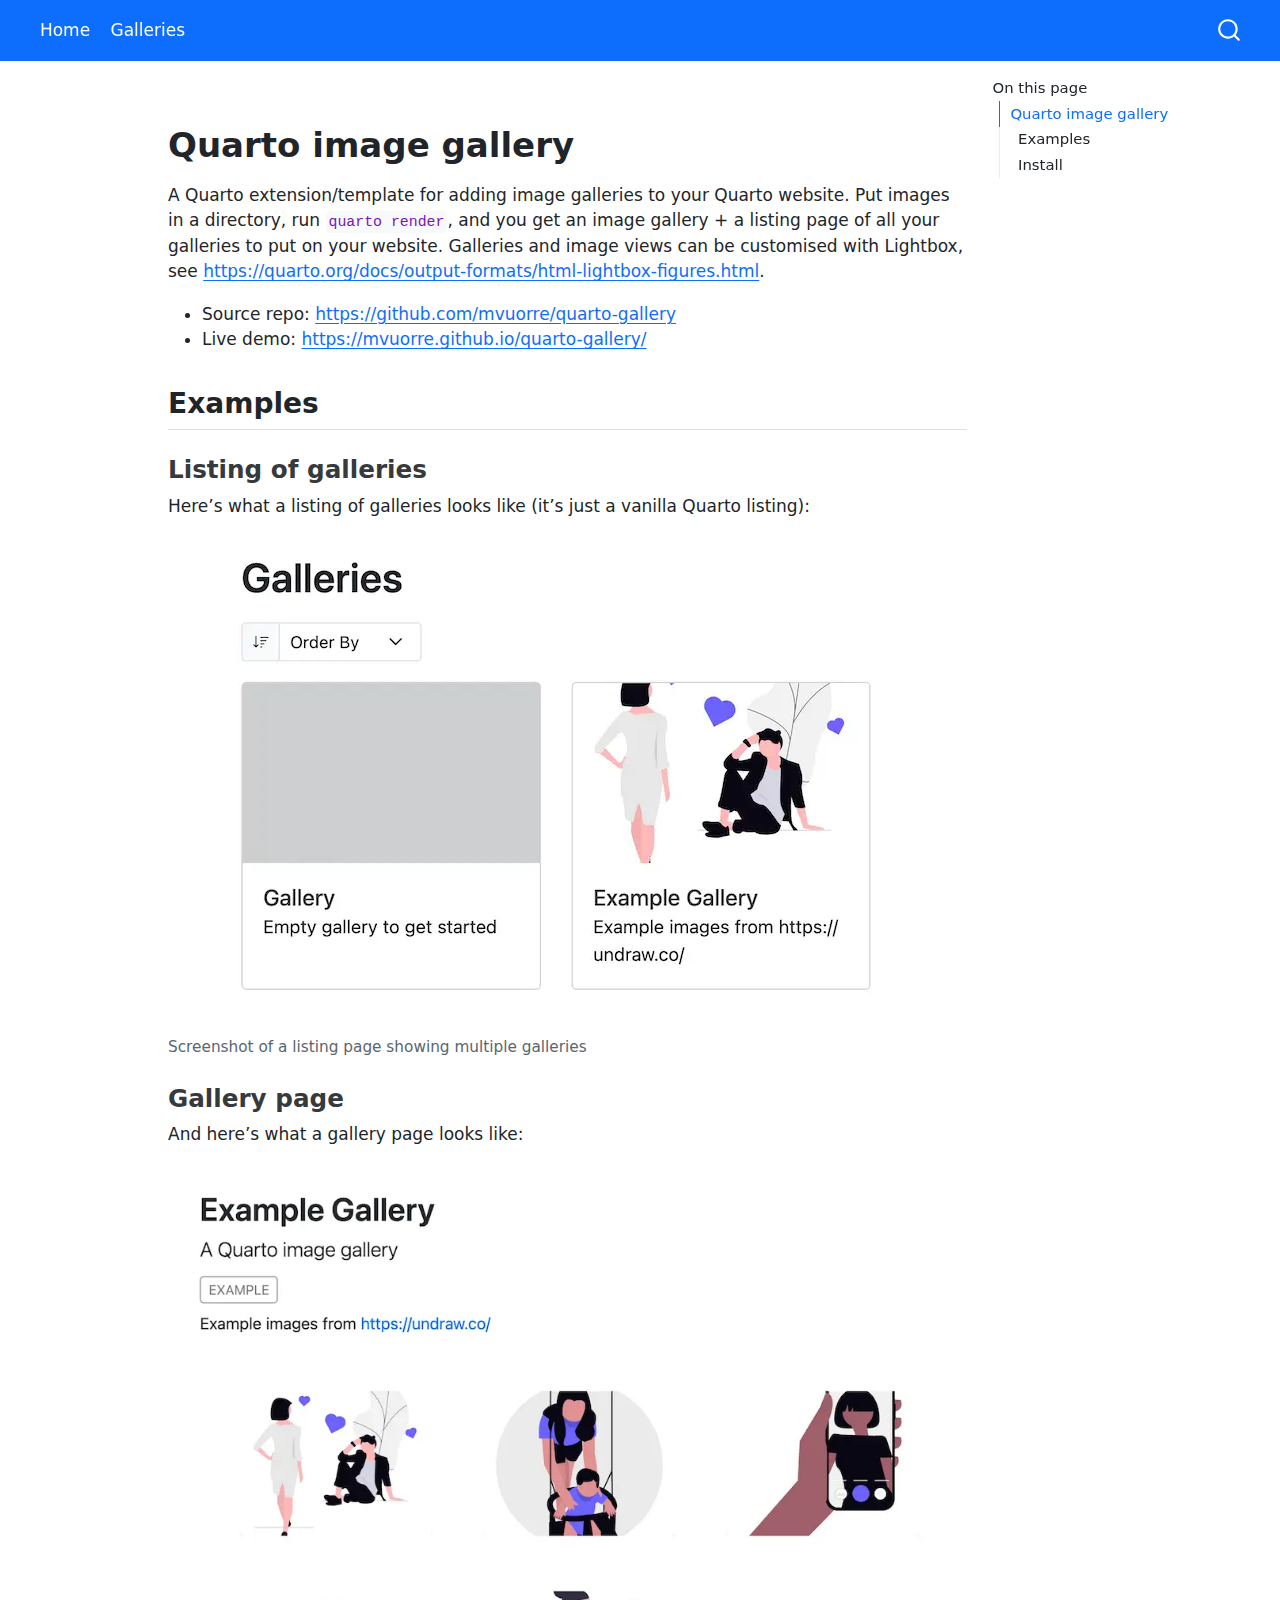
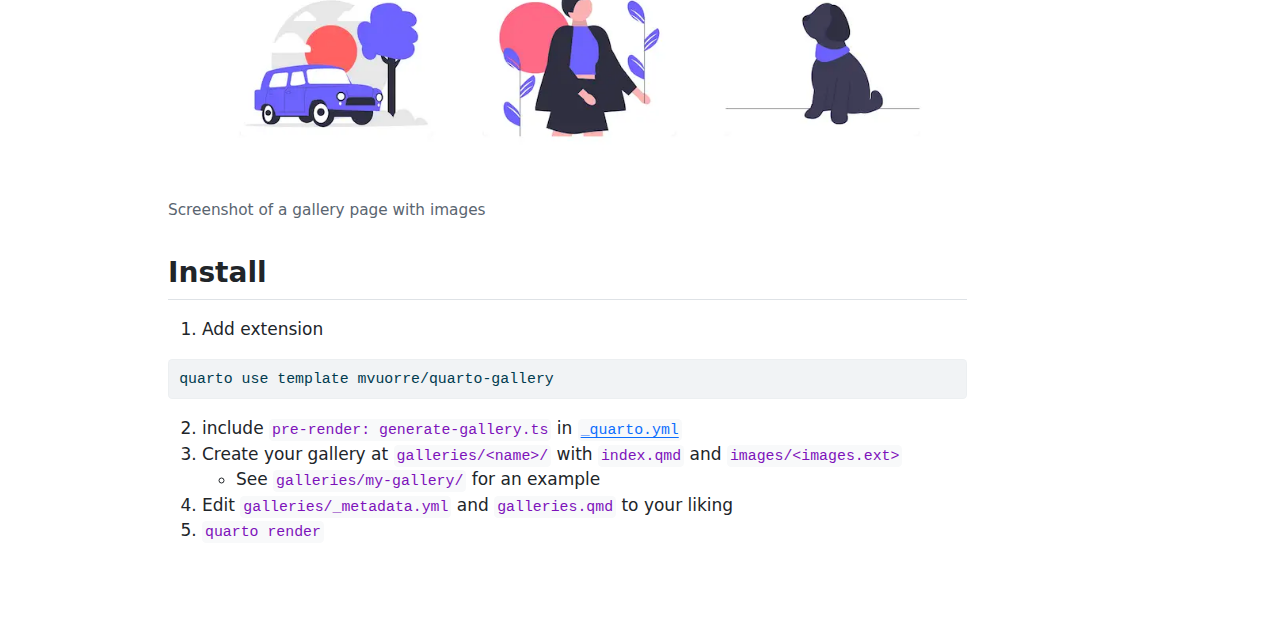
<file: index.html>
<!DOCTYPE html>
<html xmlns="http://www.w3.org/1999/xhtml" lang="en" xml:lang="en"><head>

<meta charset="utf-8">
<meta name="generator" content="quarto-1.6.40">

<meta name="viewport" content="width=device-width, initial-scale=1.0, user-scalable=yes">


<title>index</title>
<style>
code{white-space: pre-wrap;}
span.smallcaps{font-variant: small-caps;}
div.columns{display: flex; gap: min(4vw, 1.5em);}
div.column{flex: auto; overflow-x: auto;}
div.hanging-indent{margin-left: 1.5em; text-indent: -1.5em;}
ul.task-list{list-style: none;}
ul.task-list li input[type="checkbox"] {
  width: 0.8em;
  margin: 0 0.8em 0.2em -1em; /* quarto-specific, see https://github.com/quarto-dev/quarto-cli/issues/4556 */ 
  vertical-align: middle;
}
/* CSS for syntax highlighting */
pre > code.sourceCode { white-space: pre; position: relative; }
pre > code.sourceCode > span { line-height: 1.25; }
pre > code.sourceCode > span:empty { height: 1.2em; }
.sourceCode { overflow: visible; }
code.sourceCode > span { color: inherit; text-decoration: inherit; }
div.sourceCode { margin: 1em 0; }
pre.sourceCode { margin: 0; }
@media screen {
div.sourceCode { overflow: auto; }
}
@media print {
pre > code.sourceCode { white-space: pre-wrap; }
pre > code.sourceCode > span { display: inline-block; text-indent: -5em; padding-left: 5em; }
}
pre.numberSource code
  { counter-reset: source-line 0; }
pre.numberSource code > span
  { position: relative; left: -4em; counter-increment: source-line; }
pre.numberSource code > span > a:first-child::before
  { content: counter(source-line);
    position: relative; left: -1em; text-align: right; vertical-align: baseline;
    border: none; display: inline-block;
    -webkit-touch-callout: none; -webkit-user-select: none;
    -khtml-user-select: none; -moz-user-select: none;
    -ms-user-select: none; user-select: none;
    padding: 0 4px; width: 4em;
  }
pre.numberSource { margin-left: 3em;  padding-left: 4px; }
div.sourceCode
  {   }
@media screen {
pre > code.sourceCode > span > a:first-child::before { text-decoration: underline; }
}
</style>


<script src="site_libs/quarto-nav/quarto-nav.js"></script>
<script src="site_libs/quarto-nav/headroom.min.js"></script>
<script src="site_libs/clipboard/clipboard.min.js"></script>
<script src="site_libs/quarto-search/autocomplete.umd.js"></script>
<script src="site_libs/quarto-search/fuse.min.js"></script>
<script src="site_libs/quarto-search/quarto-search.js"></script>
<meta name="quarto:offset" content="./">
<script src="site_libs/quarto-html/quarto.js"></script>
<script src="site_libs/quarto-html/popper.min.js"></script>
<script src="site_libs/quarto-html/tippy.umd.min.js"></script>
<script src="site_libs/quarto-html/anchor.min.js"></script>
<link href="site_libs/quarto-html/tippy.css" rel="stylesheet">
<link href="site_libs/quarto-html/quarto-syntax-highlighting-549806ee2085284f45b00abea8c6df48.css" rel="stylesheet" id="quarto-text-highlighting-styles">
<script src="site_libs/bootstrap/bootstrap.min.js"></script>
<link href="site_libs/bootstrap/bootstrap-icons.css" rel="stylesheet">
<link href="site_libs/bootstrap/bootstrap-0cb5735cee7cc8ae56ecf7c7052d4876.min.css" rel="stylesheet" append-hash="true" id="quarto-bootstrap" data-mode="light">
<script id="quarto-search-options" type="application/json">{
  "location": "navbar",
  "copy-button": false,
  "collapse-after": 3,
  "panel-placement": "end",
  "type": "overlay",
  "limit": 50,
  "keyboard-shortcut": [
    "f",
    "/",
    "s"
  ],
  "show-item-context": false,
  "language": {
    "search-no-results-text": "No results",
    "search-matching-documents-text": "matching documents",
    "search-copy-link-title": "Copy link to search",
    "search-hide-matches-text": "Hide additional matches",
    "search-more-match-text": "more match in this document",
    "search-more-matches-text": "more matches in this document",
    "search-clear-button-title": "Clear",
    "search-text-placeholder": "",
    "search-detached-cancel-button-title": "Cancel",
    "search-submit-button-title": "Submit",
    "search-label": "Search"
  }
}</script>


</head>

<body class="nav-fixed">

<div id="quarto-search-results"></div>
  <header id="quarto-header" class="headroom fixed-top">
    <nav class="navbar navbar-expand-lg " data-bs-theme="dark">
      <div class="navbar-container container-fluid">
            <div id="quarto-search" class="" title="Search"></div>
          <button class="navbar-toggler" type="button" data-bs-toggle="collapse" data-bs-target="#navbarCollapse" aria-controls="navbarCollapse" role="menu" aria-expanded="false" aria-label="Toggle navigation" onclick="if (window.quartoToggleHeadroom) { window.quartoToggleHeadroom(); }">
  <span class="navbar-toggler-icon"></span>
</button>
          <div class="collapse navbar-collapse" id="navbarCollapse">
            <ul class="navbar-nav navbar-nav-scroll me-auto">
  <li class="nav-item">
    <a class="nav-link active" href="./index.html" aria-current="page"> 
<span class="menu-text">Home</span></a>
  </li>  
  <li class="nav-item">
    <a class="nav-link" href="./galleries.html"> 
<span class="menu-text">Galleries</span></a>
  </li>  
</ul>
          </div> <!-- /navcollapse -->
            <div class="quarto-navbar-tools">
</div>
      </div> <!-- /container-fluid -->
    </nav>
</header>
<!-- content -->
<div id="quarto-content" class="quarto-container page-columns page-rows-contents page-layout-article page-navbar">
<!-- sidebar -->
<!-- margin-sidebar -->
    <div id="quarto-margin-sidebar" class="sidebar margin-sidebar">
        <nav id="TOC" role="doc-toc" class="toc-active">
    <h2 id="toc-title">On this page</h2>
   
  <ul>
  <li><a href="#quarto-image-gallery" id="toc-quarto-image-gallery" class="nav-link active" data-scroll-target="#quarto-image-gallery">Quarto image gallery</a>
  <ul class="collapse">
  <li><a href="#examples" id="toc-examples" class="nav-link" data-scroll-target="#examples">Examples</a>
  <ul class="collapse">
  <li><a href="#listing-of-galleries" id="toc-listing-of-galleries" class="nav-link" data-scroll-target="#listing-of-galleries">Listing of galleries</a></li>
  <li><a href="#gallery-page" id="toc-gallery-page" class="nav-link" data-scroll-target="#gallery-page">Gallery page</a></li>
  </ul></li>
  <li><a href="#install" id="toc-install" class="nav-link" data-scroll-target="#install">Install</a></li>
  </ul></li>
  </ul>
</nav>
    </div>
<!-- main -->
<main class="content" id="quarto-document-content"><header id="title-block-header" class="quarto-title-block"></header>




<section id="quarto-image-gallery" class="level1">
<h1>Quarto image gallery</h1>
<p>A Quarto extension/template for adding image galleries to your Quarto website. Put images in a directory, run <code>quarto render</code>, and you get an image gallery + a listing page of all your galleries to put on your website. Galleries and image views can be customised with Lightbox, see <a href="https://quarto.org/docs/output-formats/html-lightbox-figures.html" class="uri">https://quarto.org/docs/output-formats/html-lightbox-figures.html</a>.</p>
<ul>
<li>Source repo: <a href="https://github.com/mvuorre/quarto-gallery" class="uri">https://github.com/mvuorre/quarto-gallery</a></li>
<li>Live demo: <a href="https://mvuorre.github.io/quarto-gallery/" class="uri">https://mvuorre.github.io/quarto-gallery/</a></li>
</ul>
<section id="examples" class="level2">
<h2 class="anchored" data-anchor-id="examples">Examples</h2>
<section id="listing-of-galleries" class="level3">
<h3 class="anchored" data-anchor-id="listing-of-galleries">Listing of galleries</h3>
<p>Here’s what a listing of galleries looks like (it’s just a vanilla Quarto listing):</p>
<div class="quarto-figure quarto-figure-center">
<figure class="figure">
<p><img src="examples/listing.webp" class="img-fluid figure-img"></p>
<figcaption>Screenshot of a listing page showing multiple galleries</figcaption>
</figure>
</div>
</section>
<section id="gallery-page" class="level3">
<h3 class="anchored" data-anchor-id="gallery-page">Gallery page</h3>
<p>And here’s what a gallery page looks like:</p>
<div class="quarto-figure quarto-figure-center">
<figure class="figure">
<p><img src="examples/page.webp" class="img-fluid figure-img"></p>
<figcaption>Screenshot of a gallery page with images</figcaption>
</figure>
</div>
</section>
</section>
<section id="install" class="level2">
<h2 class="anchored" data-anchor-id="install">Install</h2>
<ol type="1">
<li>Add extension</li>
</ol>
<div class="sourceCode" id="cb1"><pre class="sourceCode bash code-with-copy"><code class="sourceCode bash"><span id="cb1-1"><a href="#cb1-1" aria-hidden="true" tabindex="-1"></a><span class="ex">quarto</span> use template mvuorre/quarto-gallery</span></code><button title="Copy to Clipboard" class="code-copy-button"><i class="bi"></i></button></pre></div>
<ol start="2" type="1">
<li>include <code>pre-render: generate-gallery.ts</code> in <a href="_quarto.yml"><code>_quarto.yml</code></a></li>
<li>Create your gallery at <code>galleries/&lt;name&gt;/</code> with <code>index.qmd</code> and <code>images/&lt;images.ext&gt;</code>
<ul>
<li>See <code>galleries/my-gallery/</code> for an example</li>
</ul></li>
<li>Edit <code>galleries/_metadata.yml</code> and <code>galleries.qmd</code> to your liking</li>
<li><code>quarto render</code></li>
</ol>


</section>
</section>

</main> <!-- /main -->
<script id="quarto-html-after-body" type="application/javascript">
window.document.addEventListener("DOMContentLoaded", function (event) {
  const toggleBodyColorMode = (bsSheetEl) => {
    const mode = bsSheetEl.getAttribute("data-mode");
    const bodyEl = window.document.querySelector("body");
    if (mode === "dark") {
      bodyEl.classList.add("quarto-dark");
      bodyEl.classList.remove("quarto-light");
    } else {
      bodyEl.classList.add("quarto-light");
      bodyEl.classList.remove("quarto-dark");
    }
  }
  const toggleBodyColorPrimary = () => {
    const bsSheetEl = window.document.querySelector("link#quarto-bootstrap");
    if (bsSheetEl) {
      toggleBodyColorMode(bsSheetEl);
    }
  }
  toggleBodyColorPrimary();  
  const icon = "";
  const anchorJS = new window.AnchorJS();
  anchorJS.options = {
    placement: 'right',
    icon: icon
  };
  anchorJS.add('.anchored');
  const isCodeAnnotation = (el) => {
    for (const clz of el.classList) {
      if (clz.startsWith('code-annotation-')) {                     
        return true;
      }
    }
    return false;
  }
  const onCopySuccess = function(e) {
    // button target
    const button = e.trigger;
    // don't keep focus
    button.blur();
    // flash "checked"
    button.classList.add('code-copy-button-checked');
    var currentTitle = button.getAttribute("title");
    button.setAttribute("title", "Copied!");
    let tooltip;
    if (window.bootstrap) {
      button.setAttribute("data-bs-toggle", "tooltip");
      button.setAttribute("data-bs-placement", "left");
      button.setAttribute("data-bs-title", "Copied!");
      tooltip = new bootstrap.Tooltip(button, 
        { trigger: "manual", 
          customClass: "code-copy-button-tooltip",
          offset: [0, -8]});
      tooltip.show();    
    }
    setTimeout(function() {
      if (tooltip) {
        tooltip.hide();
        button.removeAttribute("data-bs-title");
        button.removeAttribute("data-bs-toggle");
        button.removeAttribute("data-bs-placement");
      }
      button.setAttribute("title", currentTitle);
      button.classList.remove('code-copy-button-checked');
    }, 1000);
    // clear code selection
    e.clearSelection();
  }
  const getTextToCopy = function(trigger) {
      const codeEl = trigger.previousElementSibling.cloneNode(true);
      for (const childEl of codeEl.children) {
        if (isCodeAnnotation(childEl)) {
          childEl.remove();
        }
      }
      return codeEl.innerText;
  }
  const clipboard = new window.ClipboardJS('.code-copy-button:not([data-in-quarto-modal])', {
    text: getTextToCopy
  });
  clipboard.on('success', onCopySuccess);
  if (window.document.getElementById('quarto-embedded-source-code-modal')) {
    const clipboardModal = new window.ClipboardJS('.code-copy-button[data-in-quarto-modal]', {
      text: getTextToCopy,
      container: window.document.getElementById('quarto-embedded-source-code-modal')
    });
    clipboardModal.on('success', onCopySuccess);
  }
    var localhostRegex = new RegExp(/^(?:http|https):\/\/localhost\:?[0-9]*\//);
    var mailtoRegex = new RegExp(/^mailto:/);
      var filterRegex = new RegExp("https:\/\/mvuorre\.github\.io\/quarto-gallery\/");
    var isInternal = (href) => {
        return filterRegex.test(href) || localhostRegex.test(href) || mailtoRegex.test(href);
    }
    // Inspect non-navigation links and adorn them if external
 	var links = window.document.querySelectorAll('a[href]:not(.nav-link):not(.navbar-brand):not(.toc-action):not(.sidebar-link):not(.sidebar-item-toggle):not(.pagination-link):not(.no-external):not([aria-hidden]):not(.dropdown-item):not(.quarto-navigation-tool):not(.about-link)');
    for (var i=0; i<links.length; i++) {
      const link = links[i];
      if (!isInternal(link.href)) {
        // undo the damage that might have been done by quarto-nav.js in the case of
        // links that we want to consider external
        if (link.dataset.originalHref !== undefined) {
          link.href = link.dataset.originalHref;
        }
      }
    }
  function tippyHover(el, contentFn, onTriggerFn, onUntriggerFn) {
    const config = {
      allowHTML: true,
      maxWidth: 500,
      delay: 100,
      arrow: false,
      appendTo: function(el) {
          return el.parentElement;
      },
      interactive: true,
      interactiveBorder: 10,
      theme: 'quarto',
      placement: 'bottom-start',
    };
    if (contentFn) {
      config.content = contentFn;
    }
    if (onTriggerFn) {
      config.onTrigger = onTriggerFn;
    }
    if (onUntriggerFn) {
      config.onUntrigger = onUntriggerFn;
    }
    window.tippy(el, config); 
  }
  const noterefs = window.document.querySelectorAll('a[role="doc-noteref"]');
  for (var i=0; i<noterefs.length; i++) {
    const ref = noterefs[i];
    tippyHover(ref, function() {
      // use id or data attribute instead here
      let href = ref.getAttribute('data-footnote-href') || ref.getAttribute('href');
      try { href = new URL(href).hash; } catch {}
      const id = href.replace(/^#\/?/, "");
      const note = window.document.getElementById(id);
      if (note) {
        return note.innerHTML;
      } else {
        return "";
      }
    });
  }
  const xrefs = window.document.querySelectorAll('a.quarto-xref');
  const processXRef = (id, note) => {
    // Strip column container classes
    const stripColumnClz = (el) => {
      el.classList.remove("page-full", "page-columns");
      if (el.children) {
        for (const child of el.children) {
          stripColumnClz(child);
        }
      }
    }
    stripColumnClz(note)
    if (id === null || id.startsWith('sec-')) {
      // Special case sections, only their first couple elements
      const container = document.createElement("div");
      if (note.children && note.children.length > 2) {
        container.appendChild(note.children[0].cloneNode(true));
        for (let i = 1; i < note.children.length; i++) {
          const child = note.children[i];
          if (child.tagName === "P" && child.innerText === "") {
            continue;
          } else {
            container.appendChild(child.cloneNode(true));
            break;
          }
        }
        if (window.Quarto?.typesetMath) {
          window.Quarto.typesetMath(container);
        }
        return container.innerHTML
      } else {
        if (window.Quarto?.typesetMath) {
          window.Quarto.typesetMath(note);
        }
        return note.innerHTML;
      }
    } else {
      // Remove any anchor links if they are present
      const anchorLink = note.querySelector('a.anchorjs-link');
      if (anchorLink) {
        anchorLink.remove();
      }
      if (window.Quarto?.typesetMath) {
        window.Quarto.typesetMath(note);
      }
      if (note.classList.contains("callout")) {
        return note.outerHTML;
      } else {
        return note.innerHTML;
      }
    }
  }
  for (var i=0; i<xrefs.length; i++) {
    const xref = xrefs[i];
    tippyHover(xref, undefined, function(instance) {
      instance.disable();
      let url = xref.getAttribute('href');
      let hash = undefined; 
      if (url.startsWith('#')) {
        hash = url;
      } else {
        try { hash = new URL(url).hash; } catch {}
      }
      if (hash) {
        const id = hash.replace(/^#\/?/, "");
        const note = window.document.getElementById(id);
        if (note !== null) {
          try {
            const html = processXRef(id, note.cloneNode(true));
            instance.setContent(html);
          } finally {
            instance.enable();
            instance.show();
          }
        } else {
          // See if we can fetch this
          fetch(url.split('#')[0])
          .then(res => res.text())
          .then(html => {
            const parser = new DOMParser();
            const htmlDoc = parser.parseFromString(html, "text/html");
            const note = htmlDoc.getElementById(id);
            if (note !== null) {
              const html = processXRef(id, note);
              instance.setContent(html);
            } 
          }).finally(() => {
            instance.enable();
            instance.show();
          });
        }
      } else {
        // See if we can fetch a full url (with no hash to target)
        // This is a special case and we should probably do some content thinning / targeting
        fetch(url)
        .then(res => res.text())
        .then(html => {
          const parser = new DOMParser();
          const htmlDoc = parser.parseFromString(html, "text/html");
          const note = htmlDoc.querySelector('main.content');
          if (note !== null) {
            // This should only happen for chapter cross references
            // (since there is no id in the URL)
            // remove the first header
            if (note.children.length > 0 && note.children[0].tagName === "HEADER") {
              note.children[0].remove();
            }
            const html = processXRef(null, note);
            instance.setContent(html);
          } 
        }).finally(() => {
          instance.enable();
          instance.show();
        });
      }
    }, function(instance) {
    });
  }
      let selectedAnnoteEl;
      const selectorForAnnotation = ( cell, annotation) => {
        let cellAttr = 'data-code-cell="' + cell + '"';
        let lineAttr = 'data-code-annotation="' +  annotation + '"';
        const selector = 'span[' + cellAttr + '][' + lineAttr + ']';
        return selector;
      }
      const selectCodeLines = (annoteEl) => {
        const doc = window.document;
        const targetCell = annoteEl.getAttribute("data-target-cell");
        const targetAnnotation = annoteEl.getAttribute("data-target-annotation");
        const annoteSpan = window.document.querySelector(selectorForAnnotation(targetCell, targetAnnotation));
        const lines = annoteSpan.getAttribute("data-code-lines").split(",");
        const lineIds = lines.map((line) => {
          return targetCell + "-" + line;
        })
        let top = null;
        let height = null;
        let parent = null;
        if (lineIds.length > 0) {
            //compute the position of the single el (top and bottom and make a div)
            const el = window.document.getElementById(lineIds[0]);
            top = el.offsetTop;
            height = el.offsetHeight;
            parent = el.parentElement.parentElement;
          if (lineIds.length > 1) {
            const lastEl = window.document.getElementById(lineIds[lineIds.length - 1]);
            const bottom = lastEl.offsetTop + lastEl.offsetHeight;
            height = bottom - top;
          }
          if (top !== null && height !== null && parent !== null) {
            // cook up a div (if necessary) and position it 
            let div = window.document.getElementById("code-annotation-line-highlight");
            if (div === null) {
              div = window.document.createElement("div");
              div.setAttribute("id", "code-annotation-line-highlight");
              div.style.position = 'absolute';
              parent.appendChild(div);
            }
            div.style.top = top - 2 + "px";
            div.style.height = height + 4 + "px";
            div.style.left = 0;
            let gutterDiv = window.document.getElementById("code-annotation-line-highlight-gutter");
            if (gutterDiv === null) {
              gutterDiv = window.document.createElement("div");
              gutterDiv.setAttribute("id", "code-annotation-line-highlight-gutter");
              gutterDiv.style.position = 'absolute';
              const codeCell = window.document.getElementById(targetCell);
              const gutter = codeCell.querySelector('.code-annotation-gutter');
              gutter.appendChild(gutterDiv);
            }
            gutterDiv.style.top = top - 2 + "px";
            gutterDiv.style.height = height + 4 + "px";
          }
          selectedAnnoteEl = annoteEl;
        }
      };
      const unselectCodeLines = () => {
        const elementsIds = ["code-annotation-line-highlight", "code-annotation-line-highlight-gutter"];
        elementsIds.forEach((elId) => {
          const div = window.document.getElementById(elId);
          if (div) {
            div.remove();
          }
        });
        selectedAnnoteEl = undefined;
      };
        // Handle positioning of the toggle
    window.addEventListener(
      "resize",
      throttle(() => {
        elRect = undefined;
        if (selectedAnnoteEl) {
          selectCodeLines(selectedAnnoteEl);
        }
      }, 10)
    );
    function throttle(fn, ms) {
    let throttle = false;
    let timer;
      return (...args) => {
        if(!throttle) { // first call gets through
            fn.apply(this, args);
            throttle = true;
        } else { // all the others get throttled
            if(timer) clearTimeout(timer); // cancel #2
            timer = setTimeout(() => {
              fn.apply(this, args);
              timer = throttle = false;
            }, ms);
        }
      };
    }
      // Attach click handler to the DT
      const annoteDls = window.document.querySelectorAll('dt[data-target-cell]');
      for (const annoteDlNode of annoteDls) {
        annoteDlNode.addEventListener('click', (event) => {
          const clickedEl = event.target;
          if (clickedEl !== selectedAnnoteEl) {
            unselectCodeLines();
            const activeEl = window.document.querySelector('dt[data-target-cell].code-annotation-active');
            if (activeEl) {
              activeEl.classList.remove('code-annotation-active');
            }
            selectCodeLines(clickedEl);
            clickedEl.classList.add('code-annotation-active');
          } else {
            // Unselect the line
            unselectCodeLines();
            clickedEl.classList.remove('code-annotation-active');
          }
        });
      }
  const findCites = (el) => {
    const parentEl = el.parentElement;
    if (parentEl) {
      const cites = parentEl.dataset.cites;
      if (cites) {
        return {
          el,
          cites: cites.split(' ')
        };
      } else {
        return findCites(el.parentElement)
      }
    } else {
      return undefined;
    }
  };
  var bibliorefs = window.document.querySelectorAll('a[role="doc-biblioref"]');
  for (var i=0; i<bibliorefs.length; i++) {
    const ref = bibliorefs[i];
    const citeInfo = findCites(ref);
    if (citeInfo) {
      tippyHover(citeInfo.el, function() {
        var popup = window.document.createElement('div');
        citeInfo.cites.forEach(function(cite) {
          var citeDiv = window.document.createElement('div');
          citeDiv.classList.add('hanging-indent');
          citeDiv.classList.add('csl-entry');
          var biblioDiv = window.document.getElementById('ref-' + cite);
          if (biblioDiv) {
            citeDiv.innerHTML = biblioDiv.innerHTML;
          }
          popup.appendChild(citeDiv);
        });
        return popup.innerHTML;
      });
    }
  }
});
</script>
</div> <!-- /content -->




</body></html>
</file>
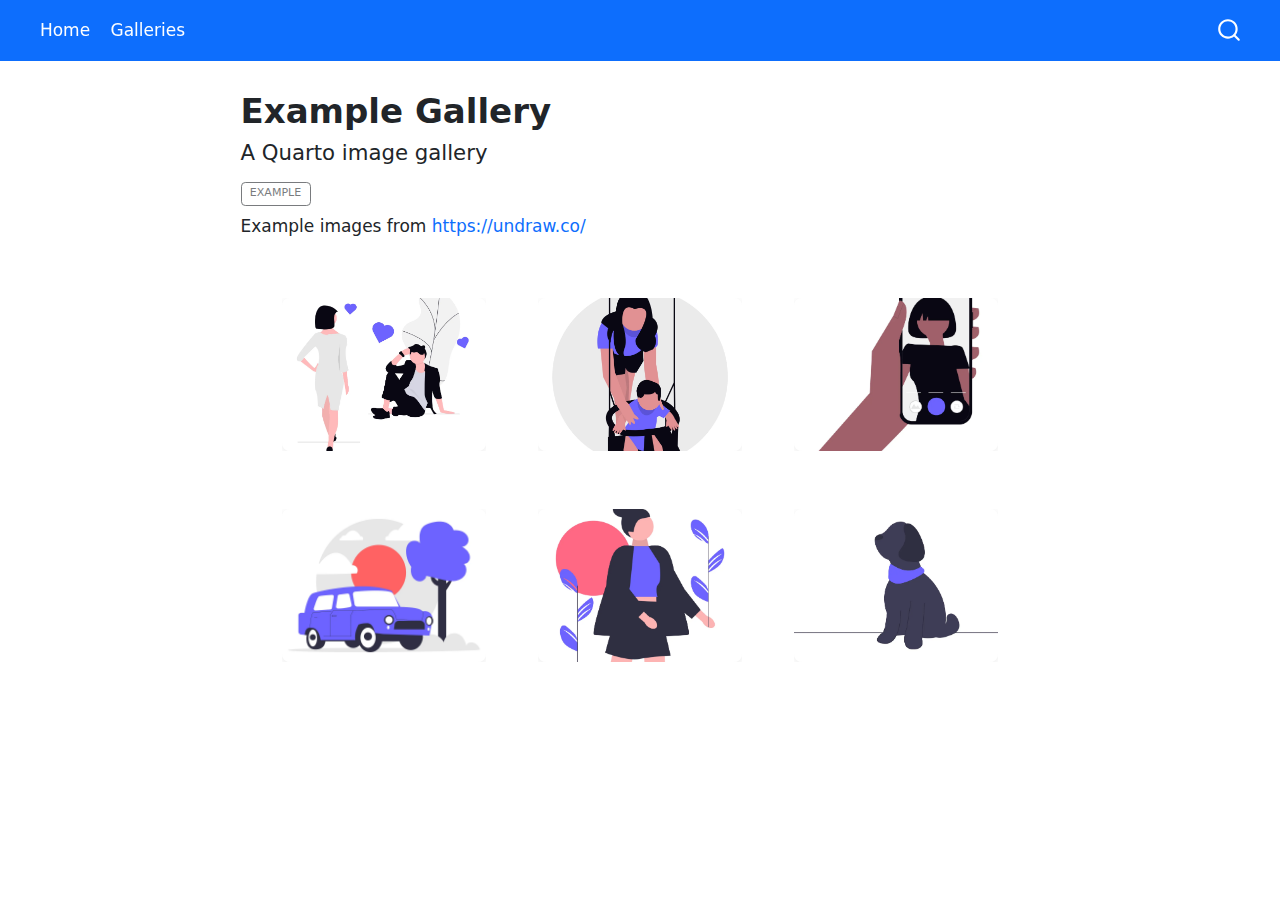
<file: galleries/example/index.html>
<!DOCTYPE html>
<html xmlns="http://www.w3.org/1999/xhtml" lang="en" xml:lang="en"><head>

<meta charset="utf-8">
<meta name="generator" content="quarto-1.6.40">

<meta name="viewport" content="width=device-width, initial-scale=1.0, user-scalable=yes">

<meta name="description" content="Example images from https://undraw.co/">

<title>Example Gallery</title>
<style>
code{white-space: pre-wrap;}
span.smallcaps{font-variant: small-caps;}
div.columns{display: flex; gap: min(4vw, 1.5em);}
div.column{flex: auto; overflow-x: auto;}
div.hanging-indent{margin-left: 1.5em; text-indent: -1.5em;}
ul.task-list{list-style: none;}
ul.task-list li input[type="checkbox"] {
  width: 0.8em;
  margin: 0 0.8em 0.2em -1em; /* quarto-specific, see https://github.com/quarto-dev/quarto-cli/issues/4556 */ 
  vertical-align: middle;
}
</style>


<script src="../../site_libs/quarto-nav/quarto-nav.js"></script>
<script src="../../site_libs/quarto-nav/headroom.min.js"></script>
<script src="../../site_libs/clipboard/clipboard.min.js"></script>
<script src="../../site_libs/quarto-search/autocomplete.umd.js"></script>
<script src="../../site_libs/quarto-search/fuse.min.js"></script>
<script src="../../site_libs/quarto-search/quarto-search.js"></script>
<meta name="quarto:offset" content="../../">
<script src="../../site_libs/quarto-html/quarto.js"></script>
<script src="../../site_libs/quarto-html/popper.min.js"></script>
<script src="../../site_libs/quarto-html/tippy.umd.min.js"></script>
<script src="../../site_libs/quarto-html/anchor.min.js"></script>
<link href="../../site_libs/quarto-html/tippy.css" rel="stylesheet">
<link href="../../site_libs/quarto-html/quarto-syntax-highlighting-549806ee2085284f45b00abea8c6df48.css" rel="stylesheet" id="quarto-text-highlighting-styles">
<script src="../../site_libs/bootstrap/bootstrap.min.js"></script>
<link href="../../site_libs/bootstrap/bootstrap-icons.css" rel="stylesheet">
<link href="../../site_libs/bootstrap/bootstrap-0cb5735cee7cc8ae56ecf7c7052d4876.min.css" rel="stylesheet" append-hash="true" id="quarto-bootstrap" data-mode="light">
<script src="../../site_libs/quarto-contrib/glightbox/glightbox.min.js"></script>
<link href="../../site_libs/quarto-contrib/glightbox/glightbox.min.css" rel="stylesheet">
<link href="../../site_libs/quarto-contrib/glightbox/lightbox.css" rel="stylesheet">
<script id="quarto-search-options" type="application/json">{
  "location": "navbar",
  "copy-button": false,
  "collapse-after": 3,
  "panel-placement": "end",
  "type": "overlay",
  "limit": 50,
  "keyboard-shortcut": [
    "f",
    "/",
    "s"
  ],
  "show-item-context": false,
  "language": {
    "search-no-results-text": "No results",
    "search-matching-documents-text": "matching documents",
    "search-copy-link-title": "Copy link to search",
    "search-hide-matches-text": "Hide additional matches",
    "search-more-match-text": "more match in this document",
    "search-more-matches-text": "more matches in this document",
    "search-clear-button-title": "Clear",
    "search-text-placeholder": "",
    "search-detached-cancel-button-title": "Cancel",
    "search-submit-button-title": "Submit",
    "search-label": "Search"
  }
}</script>


<link rel="stylesheet" href="../../site_libs/quarto-contrib/quarto-project/gallery/gallery-styles.css">
</head>

<body class="nav-fixed fullcontent">

<div id="quarto-search-results"></div>
  <header id="quarto-header" class="headroom fixed-top">
    <nav class="navbar navbar-expand-lg " data-bs-theme="dark">
      <div class="navbar-container container-fluid">
            <div id="quarto-search" class="" title="Search"></div>
          <button class="navbar-toggler" type="button" data-bs-toggle="collapse" data-bs-target="#navbarCollapse" aria-controls="navbarCollapse" role="menu" aria-expanded="false" aria-label="Toggle navigation" onclick="if (window.quartoToggleHeadroom) { window.quartoToggleHeadroom(); }">
  <span class="navbar-toggler-icon"></span>
</button>
          <div class="collapse navbar-collapse" id="navbarCollapse">
            <ul class="navbar-nav navbar-nav-scroll me-auto">
  <li class="nav-item">
    <a class="nav-link" href="../../index.html"> 
<span class="menu-text">Home</span></a>
  </li>  
  <li class="nav-item">
    <a class="nav-link" href="../../galleries.html"> 
<span class="menu-text">Galleries</span></a>
  </li>  
</ul>
          </div> <!-- /navcollapse -->
            <div class="quarto-navbar-tools">
</div>
      </div> <!-- /container-fluid -->
    </nav>
</header>
<!-- content -->
<div id="quarto-content" class="quarto-container page-columns page-rows-contents page-layout-article page-navbar">
<!-- sidebar -->
<!-- margin-sidebar -->
    
<!-- main -->
<main class="content" id="quarto-document-content">

<header id="title-block-header" class="quarto-title-block default">
<div class="quarto-title">
<h1 class="title">Example Gallery</h1>
<p class="subtitle lead">A Quarto image gallery</p>
  <div class="quarto-categories">
    <div class="quarto-category">example</div>
  </div>
  </div>

<div>
  <div class="description">
    Example images from <a href="https://undraw.co/" class="uri">https://undraw.co/</a>
  </div>
</div>


<div class="quarto-title-meta">

    
  
    
  </div>
  


</header>


<div>

</div>
<div class="quarto-layout-panel" data-layout-ncol="3">
<div class="quarto-layout-row">
<div class="quarto-layout-cell" style="flex-basis: 33.3%;justify-content: center;">
<p><a href="images/undraw_in-love_yqu6.webp" class="lightbox" data-gallery="gallery"><img src="images/undraw_in-love_yqu6.webp" class="img-fluid" alt="undraw in-love yqu6"></a></p>
</div>
<div class="quarto-layout-cell" style="flex-basis: 33.3%;justify-content: center;">
<p><a href="images/undraw_swing_7z8i.webp" class="lightbox" data-gallery="gallery"><img src="images/undraw_swing_7z8i.webp" class="img-fluid" alt="undraw swing 7z8i"></a></p>
</div>
<div class="quarto-layout-cell" style="flex-basis: 33.3%;justify-content: center;">
<p><a href="images/undraw_selfie_1xk7.webp" class="lightbox" data-gallery="gallery"><img src="images/undraw_selfie_1xk7.webp" class="img-fluid" alt="undraw selfie 1xk7"></a></p>
</div>
</div>
<div class="quarto-layout-row">
<div class="quarto-layout-cell" style="flex-basis: 33.3%;justify-content: center;">
<p><a href="images/undraw_vintage_q09n.webp" class="lightbox" data-gallery="gallery"><img src="images/undraw_vintage_q09n.webp" class="img-fluid" alt="undraw vintage q09n"></a></p>
</div>
<div class="quarto-layout-cell" style="flex-basis: 33.3%;justify-content: center;">
<p><a href="images/undraw_woman_nxse.webp" class="lightbox" data-gallery="gallery"><img src="images/undraw_woman_nxse.webp" class="img-fluid" alt="undraw woman nxse"></a></p>
</div>
<div class="quarto-layout-cell" style="flex-basis: 33.3%;justify-content: center;">
<p><a href="images/undraw_dog_jfxm.webp" class="lightbox" data-gallery="gallery"><img src="images/undraw_dog_jfxm.webp" class="img-fluid" alt="undraw dog jfxm"></a></p>
</div>
</div>
</div>



</main> <!-- /main -->
<script id="quarto-html-after-body" type="application/javascript">
window.document.addEventListener("DOMContentLoaded", function (event) {
  const toggleBodyColorMode = (bsSheetEl) => {
    const mode = bsSheetEl.getAttribute("data-mode");
    const bodyEl = window.document.querySelector("body");
    if (mode === "dark") {
      bodyEl.classList.add("quarto-dark");
      bodyEl.classList.remove("quarto-light");
    } else {
      bodyEl.classList.add("quarto-light");
      bodyEl.classList.remove("quarto-dark");
    }
  }
  const toggleBodyColorPrimary = () => {
    const bsSheetEl = window.document.querySelector("link#quarto-bootstrap");
    if (bsSheetEl) {
      toggleBodyColorMode(bsSheetEl);
    }
  }
  toggleBodyColorPrimary();  
  const icon = "";
  const anchorJS = new window.AnchorJS();
  anchorJS.options = {
    placement: 'right',
    icon: icon
  };
  anchorJS.add('.anchored');
  const isCodeAnnotation = (el) => {
    for (const clz of el.classList) {
      if (clz.startsWith('code-annotation-')) {                     
        return true;
      }
    }
    return false;
  }
  const onCopySuccess = function(e) {
    // button target
    const button = e.trigger;
    // don't keep focus
    button.blur();
    // flash "checked"
    button.classList.add('code-copy-button-checked');
    var currentTitle = button.getAttribute("title");
    button.setAttribute("title", "Copied!");
    let tooltip;
    if (window.bootstrap) {
      button.setAttribute("data-bs-toggle", "tooltip");
      button.setAttribute("data-bs-placement", "left");
      button.setAttribute("data-bs-title", "Copied!");
      tooltip = new bootstrap.Tooltip(button, 
        { trigger: "manual", 
          customClass: "code-copy-button-tooltip",
          offset: [0, -8]});
      tooltip.show();    
    }
    setTimeout(function() {
      if (tooltip) {
        tooltip.hide();
        button.removeAttribute("data-bs-title");
        button.removeAttribute("data-bs-toggle");
        button.removeAttribute("data-bs-placement");
      }
      button.setAttribute("title", currentTitle);
      button.classList.remove('code-copy-button-checked');
    }, 1000);
    // clear code selection
    e.clearSelection();
  }
  const getTextToCopy = function(trigger) {
      const codeEl = trigger.previousElementSibling.cloneNode(true);
      for (const childEl of codeEl.children) {
        if (isCodeAnnotation(childEl)) {
          childEl.remove();
        }
      }
      return codeEl.innerText;
  }
  const clipboard = new window.ClipboardJS('.code-copy-button:not([data-in-quarto-modal])', {
    text: getTextToCopy
  });
  clipboard.on('success', onCopySuccess);
  if (window.document.getElementById('quarto-embedded-source-code-modal')) {
    const clipboardModal = new window.ClipboardJS('.code-copy-button[data-in-quarto-modal]', {
      text: getTextToCopy,
      container: window.document.getElementById('quarto-embedded-source-code-modal')
    });
    clipboardModal.on('success', onCopySuccess);
  }
    var localhostRegex = new RegExp(/^(?:http|https):\/\/localhost\:?[0-9]*\//);
    var mailtoRegex = new RegExp(/^mailto:/);
      var filterRegex = new RegExp("https:\/\/mvuorre\.github\.io\/quarto-gallery\/");
    var isInternal = (href) => {
        return filterRegex.test(href) || localhostRegex.test(href) || mailtoRegex.test(href);
    }
    // Inspect non-navigation links and adorn them if external
 	var links = window.document.querySelectorAll('a[href]:not(.nav-link):not(.navbar-brand):not(.toc-action):not(.sidebar-link):not(.sidebar-item-toggle):not(.pagination-link):not(.no-external):not([aria-hidden]):not(.dropdown-item):not(.quarto-navigation-tool):not(.about-link)');
    for (var i=0; i<links.length; i++) {
      const link = links[i];
      if (!isInternal(link.href)) {
        // undo the damage that might have been done by quarto-nav.js in the case of
        // links that we want to consider external
        if (link.dataset.originalHref !== undefined) {
          link.href = link.dataset.originalHref;
        }
      }
    }
  function tippyHover(el, contentFn, onTriggerFn, onUntriggerFn) {
    const config = {
      allowHTML: true,
      maxWidth: 500,
      delay: 100,
      arrow: false,
      appendTo: function(el) {
          return el.parentElement;
      },
      interactive: true,
      interactiveBorder: 10,
      theme: 'quarto',
      placement: 'bottom-start',
    };
    if (contentFn) {
      config.content = contentFn;
    }
    if (onTriggerFn) {
      config.onTrigger = onTriggerFn;
    }
    if (onUntriggerFn) {
      config.onUntrigger = onUntriggerFn;
    }
    window.tippy(el, config); 
  }
  const noterefs = window.document.querySelectorAll('a[role="doc-noteref"]');
  for (var i=0; i<noterefs.length; i++) {
    const ref = noterefs[i];
    tippyHover(ref, function() {
      // use id or data attribute instead here
      let href = ref.getAttribute('data-footnote-href') || ref.getAttribute('href');
      try { href = new URL(href).hash; } catch {}
      const id = href.replace(/^#\/?/, "");
      const note = window.document.getElementById(id);
      if (note) {
        return note.innerHTML;
      } else {
        return "";
      }
    });
  }
  const xrefs = window.document.querySelectorAll('a.quarto-xref');
  const processXRef = (id, note) => {
    // Strip column container classes
    const stripColumnClz = (el) => {
      el.classList.remove("page-full", "page-columns");
      if (el.children) {
        for (const child of el.children) {
          stripColumnClz(child);
        }
      }
    }
    stripColumnClz(note)
    if (id === null || id.startsWith('sec-')) {
      // Special case sections, only their first couple elements
      const container = document.createElement("div");
      if (note.children && note.children.length > 2) {
        container.appendChild(note.children[0].cloneNode(true));
        for (let i = 1; i < note.children.length; i++) {
          const child = note.children[i];
          if (child.tagName === "P" && child.innerText === "") {
            continue;
          } else {
            container.appendChild(child.cloneNode(true));
            break;
          }
        }
        if (window.Quarto?.typesetMath) {
          window.Quarto.typesetMath(container);
        }
        return container.innerHTML
      } else {
        if (window.Quarto?.typesetMath) {
          window.Quarto.typesetMath(note);
        }
        return note.innerHTML;
      }
    } else {
      // Remove any anchor links if they are present
      const anchorLink = note.querySelector('a.anchorjs-link');
      if (anchorLink) {
        anchorLink.remove();
      }
      if (window.Quarto?.typesetMath) {
        window.Quarto.typesetMath(note);
      }
      if (note.classList.contains("callout")) {
        return note.outerHTML;
      } else {
        return note.innerHTML;
      }
    }
  }
  for (var i=0; i<xrefs.length; i++) {
    const xref = xrefs[i];
    tippyHover(xref, undefined, function(instance) {
      instance.disable();
      let url = xref.getAttribute('href');
      let hash = undefined; 
      if (url.startsWith('#')) {
        hash = url;
      } else {
        try { hash = new URL(url).hash; } catch {}
      }
      if (hash) {
        const id = hash.replace(/^#\/?/, "");
        const note = window.document.getElementById(id);
        if (note !== null) {
          try {
            const html = processXRef(id, note.cloneNode(true));
            instance.setContent(html);
          } finally {
            instance.enable();
            instance.show();
          }
        } else {
          // See if we can fetch this
          fetch(url.split('#')[0])
          .then(res => res.text())
          .then(html => {
            const parser = new DOMParser();
            const htmlDoc = parser.parseFromString(html, "text/html");
            const note = htmlDoc.getElementById(id);
            if (note !== null) {
              const html = processXRef(id, note);
              instance.setContent(html);
            } 
          }).finally(() => {
            instance.enable();
            instance.show();
          });
        }
      } else {
        // See if we can fetch a full url (with no hash to target)
        // This is a special case and we should probably do some content thinning / targeting
        fetch(url)
        .then(res => res.text())
        .then(html => {
          const parser = new DOMParser();
          const htmlDoc = parser.parseFromString(html, "text/html");
          const note = htmlDoc.querySelector('main.content');
          if (note !== null) {
            // This should only happen for chapter cross references
            // (since there is no id in the URL)
            // remove the first header
            if (note.children.length > 0 && note.children[0].tagName === "HEADER") {
              note.children[0].remove();
            }
            const html = processXRef(null, note);
            instance.setContent(html);
          } 
        }).finally(() => {
          instance.enable();
          instance.show();
        });
      }
    }, function(instance) {
    });
  }
      let selectedAnnoteEl;
      const selectorForAnnotation = ( cell, annotation) => {
        let cellAttr = 'data-code-cell="' + cell + '"';
        let lineAttr = 'data-code-annotation="' +  annotation + '"';
        const selector = 'span[' + cellAttr + '][' + lineAttr + ']';
        return selector;
      }
      const selectCodeLines = (annoteEl) => {
        const doc = window.document;
        const targetCell = annoteEl.getAttribute("data-target-cell");
        const targetAnnotation = annoteEl.getAttribute("data-target-annotation");
        const annoteSpan = window.document.querySelector(selectorForAnnotation(targetCell, targetAnnotation));
        const lines = annoteSpan.getAttribute("data-code-lines").split(",");
        const lineIds = lines.map((line) => {
          return targetCell + "-" + line;
        })
        let top = null;
        let height = null;
        let parent = null;
        if (lineIds.length > 0) {
            //compute the position of the single el (top and bottom and make a div)
            const el = window.document.getElementById(lineIds[0]);
            top = el.offsetTop;
            height = el.offsetHeight;
            parent = el.parentElement.parentElement;
          if (lineIds.length > 1) {
            const lastEl = window.document.getElementById(lineIds[lineIds.length - 1]);
            const bottom = lastEl.offsetTop + lastEl.offsetHeight;
            height = bottom - top;
          }
          if (top !== null && height !== null && parent !== null) {
            // cook up a div (if necessary) and position it 
            let div = window.document.getElementById("code-annotation-line-highlight");
            if (div === null) {
              div = window.document.createElement("div");
              div.setAttribute("id", "code-annotation-line-highlight");
              div.style.position = 'absolute';
              parent.appendChild(div);
            }
            div.style.top = top - 2 + "px";
            div.style.height = height + 4 + "px";
            div.style.left = 0;
            let gutterDiv = window.document.getElementById("code-annotation-line-highlight-gutter");
            if (gutterDiv === null) {
              gutterDiv = window.document.createElement("div");
              gutterDiv.setAttribute("id", "code-annotation-line-highlight-gutter");
              gutterDiv.style.position = 'absolute';
              const codeCell = window.document.getElementById(targetCell);
              const gutter = codeCell.querySelector('.code-annotation-gutter');
              gutter.appendChild(gutterDiv);
            }
            gutterDiv.style.top = top - 2 + "px";
            gutterDiv.style.height = height + 4 + "px";
          }
          selectedAnnoteEl = annoteEl;
        }
      };
      const unselectCodeLines = () => {
        const elementsIds = ["code-annotation-line-highlight", "code-annotation-line-highlight-gutter"];
        elementsIds.forEach((elId) => {
          const div = window.document.getElementById(elId);
          if (div) {
            div.remove();
          }
        });
        selectedAnnoteEl = undefined;
      };
        // Handle positioning of the toggle
    window.addEventListener(
      "resize",
      throttle(() => {
        elRect = undefined;
        if (selectedAnnoteEl) {
          selectCodeLines(selectedAnnoteEl);
        }
      }, 10)
    );
    function throttle(fn, ms) {
    let throttle = false;
    let timer;
      return (...args) => {
        if(!throttle) { // first call gets through
            fn.apply(this, args);
            throttle = true;
        } else { // all the others get throttled
            if(timer) clearTimeout(timer); // cancel #2
            timer = setTimeout(() => {
              fn.apply(this, args);
              timer = throttle = false;
            }, ms);
        }
      };
    }
      // Attach click handler to the DT
      const annoteDls = window.document.querySelectorAll('dt[data-target-cell]');
      for (const annoteDlNode of annoteDls) {
        annoteDlNode.addEventListener('click', (event) => {
          const clickedEl = event.target;
          if (clickedEl !== selectedAnnoteEl) {
            unselectCodeLines();
            const activeEl = window.document.querySelector('dt[data-target-cell].code-annotation-active');
            if (activeEl) {
              activeEl.classList.remove('code-annotation-active');
            }
            selectCodeLines(clickedEl);
            clickedEl.classList.add('code-annotation-active');
          } else {
            // Unselect the line
            unselectCodeLines();
            clickedEl.classList.remove('code-annotation-active');
          }
        });
      }
  const findCites = (el) => {
    const parentEl = el.parentElement;
    if (parentEl) {
      const cites = parentEl.dataset.cites;
      if (cites) {
        return {
          el,
          cites: cites.split(' ')
        };
      } else {
        return findCites(el.parentElement)
      }
    } else {
      return undefined;
    }
  };
  var bibliorefs = window.document.querySelectorAll('a[role="doc-biblioref"]');
  for (var i=0; i<bibliorefs.length; i++) {
    const ref = bibliorefs[i];
    const citeInfo = findCites(ref);
    if (citeInfo) {
      tippyHover(citeInfo.el, function() {
        var popup = window.document.createElement('div');
        citeInfo.cites.forEach(function(cite) {
          var citeDiv = window.document.createElement('div');
          citeDiv.classList.add('hanging-indent');
          citeDiv.classList.add('csl-entry');
          var biblioDiv = window.document.getElementById('ref-' + cite);
          if (biblioDiv) {
            citeDiv.innerHTML = biblioDiv.innerHTML;
          }
          popup.appendChild(citeDiv);
        });
        return popup.innerHTML;
      });
    }
  }
});
</script>
</div> <!-- /content -->
<script>var lightboxQuarto = GLightbox({"closeEffect":"zoom","descPosition":"bottom","loop":false,"openEffect":"zoom","selector":".lightbox"});
(function() {
  let previousOnload = window.onload;
  window.onload = () => {
    if (previousOnload) {
      previousOnload();
    }
    lightboxQuarto.on('slide_before_load', (data) => {
      const { slideIndex, slideNode, slideConfig, player, trigger } = data;
      const href = trigger.getAttribute('href');
      if (href !== null) {
        const imgEl = window.document.querySelector(`a[href="${href}"] img`);
        if (imgEl !== null) {
          const srcAttr = imgEl.getAttribute("src");
          if (srcAttr && srcAttr.startsWith("data:")) {
            slideConfig.href = srcAttr;
          }
        }
      } 
    });
  
    lightboxQuarto.on('slide_after_load', (data) => {
      const { slideIndex, slideNode, slideConfig, player, trigger } = data;
      if (window.Quarto?.typesetMath) {
        window.Quarto.typesetMath(slideNode);
      }
    });
  
  };
  
})();
          </script>




</body></html>
</file>
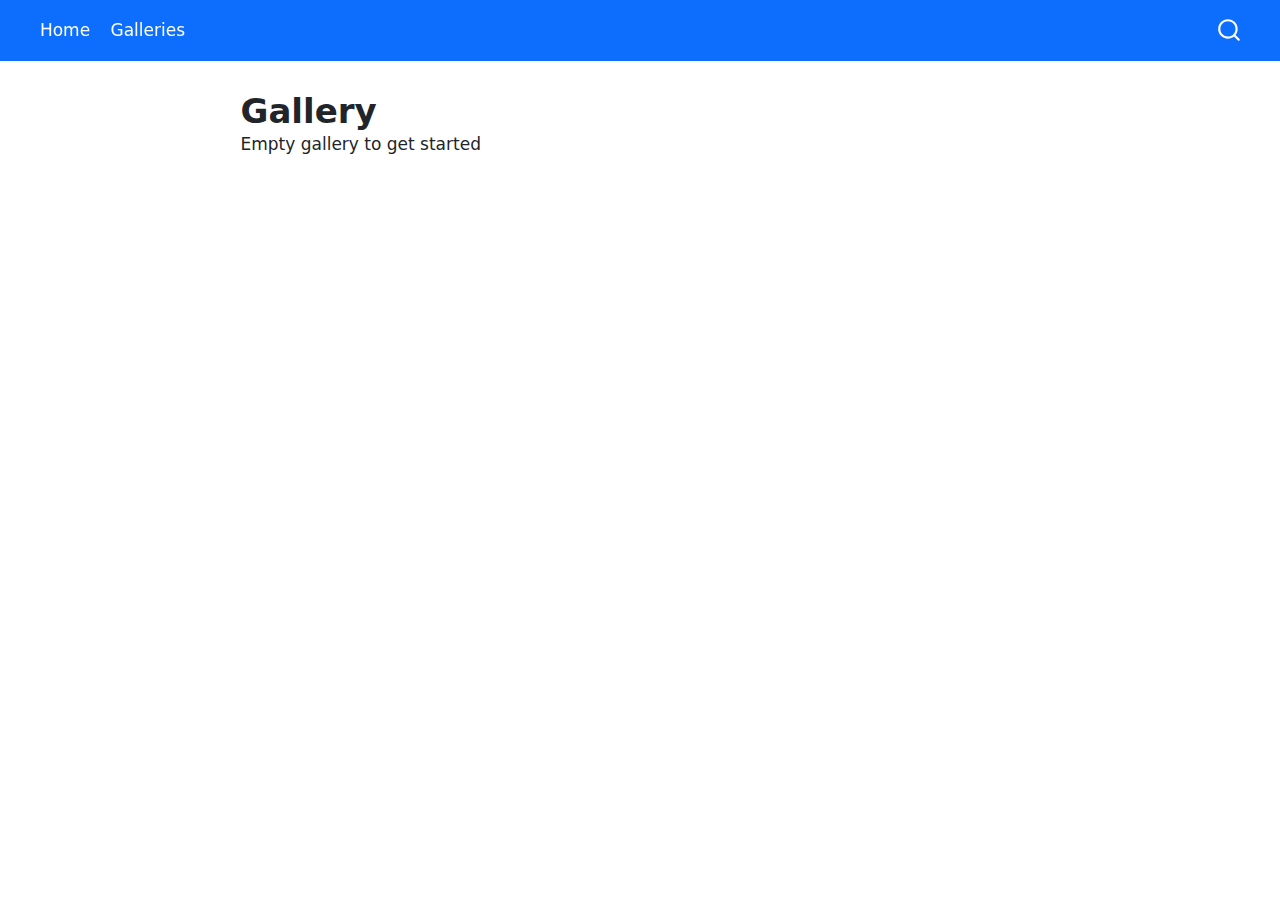
<file: galleries/my-gallery/index.html>
<!DOCTYPE html>
<html xmlns="http://www.w3.org/1999/xhtml" lang="en" xml:lang="en"><head>

<meta charset="utf-8">
<meta name="generator" content="quarto-1.6.40">

<meta name="viewport" content="width=device-width, initial-scale=1.0, user-scalable=yes">

<meta name="description" content="Empty gallery to get started">

<title>Gallery</title>
<style>
code{white-space: pre-wrap;}
span.smallcaps{font-variant: small-caps;}
div.columns{display: flex; gap: min(4vw, 1.5em);}
div.column{flex: auto; overflow-x: auto;}
div.hanging-indent{margin-left: 1.5em; text-indent: -1.5em;}
ul.task-list{list-style: none;}
ul.task-list li input[type="checkbox"] {
  width: 0.8em;
  margin: 0 0.8em 0.2em -1em; /* quarto-specific, see https://github.com/quarto-dev/quarto-cli/issues/4556 */ 
  vertical-align: middle;
}
</style>


<script src="../../site_libs/quarto-nav/quarto-nav.js"></script>
<script src="../../site_libs/quarto-nav/headroom.min.js"></script>
<script src="../../site_libs/clipboard/clipboard.min.js"></script>
<script src="../../site_libs/quarto-search/autocomplete.umd.js"></script>
<script src="../../site_libs/quarto-search/fuse.min.js"></script>
<script src="../../site_libs/quarto-search/quarto-search.js"></script>
<meta name="quarto:offset" content="../../">
<script src="../../site_libs/quarto-html/quarto.js"></script>
<script src="../../site_libs/quarto-html/popper.min.js"></script>
<script src="../../site_libs/quarto-html/tippy.umd.min.js"></script>
<script src="../../site_libs/quarto-html/anchor.min.js"></script>
<link href="../../site_libs/quarto-html/tippy.css" rel="stylesheet">
<link href="../../site_libs/quarto-html/quarto-syntax-highlighting-549806ee2085284f45b00abea8c6df48.css" rel="stylesheet" id="quarto-text-highlighting-styles">
<script src="../../site_libs/bootstrap/bootstrap.min.js"></script>
<link href="../../site_libs/bootstrap/bootstrap-icons.css" rel="stylesheet">
<link href="../../site_libs/bootstrap/bootstrap-0cb5735cee7cc8ae56ecf7c7052d4876.min.css" rel="stylesheet" append-hash="true" id="quarto-bootstrap" data-mode="light">
<script id="quarto-search-options" type="application/json">{
  "location": "navbar",
  "copy-button": false,
  "collapse-after": 3,
  "panel-placement": "end",
  "type": "overlay",
  "limit": 50,
  "keyboard-shortcut": [
    "f",
    "/",
    "s"
  ],
  "show-item-context": false,
  "language": {
    "search-no-results-text": "No results",
    "search-matching-documents-text": "matching documents",
    "search-copy-link-title": "Copy link to search",
    "search-hide-matches-text": "Hide additional matches",
    "search-more-match-text": "more match in this document",
    "search-more-matches-text": "more matches in this document",
    "search-clear-button-title": "Clear",
    "search-text-placeholder": "",
    "search-detached-cancel-button-title": "Cancel",
    "search-submit-button-title": "Submit",
    "search-label": "Search"
  }
}</script>


<link rel="stylesheet" href="../../site_libs/quarto-contrib/quarto-project/gallery/gallery-styles.css">
</head>

<body class="nav-fixed fullcontent">

<div id="quarto-search-results"></div>
  <header id="quarto-header" class="headroom fixed-top">
    <nav class="navbar navbar-expand-lg " data-bs-theme="dark">
      <div class="navbar-container container-fluid">
            <div id="quarto-search" class="" title="Search"></div>
          <button class="navbar-toggler" type="button" data-bs-toggle="collapse" data-bs-target="#navbarCollapse" aria-controls="navbarCollapse" role="menu" aria-expanded="false" aria-label="Toggle navigation" onclick="if (window.quartoToggleHeadroom) { window.quartoToggleHeadroom(); }">
  <span class="navbar-toggler-icon"></span>
</button>
          <div class="collapse navbar-collapse" id="navbarCollapse">
            <ul class="navbar-nav navbar-nav-scroll me-auto">
  <li class="nav-item">
    <a class="nav-link" href="../../index.html"> 
<span class="menu-text">Home</span></a>
  </li>  
  <li class="nav-item">
    <a class="nav-link" href="../../galleries.html"> 
<span class="menu-text">Galleries</span></a>
  </li>  
</ul>
          </div> <!-- /navcollapse -->
            <div class="quarto-navbar-tools">
</div>
      </div> <!-- /container-fluid -->
    </nav>
</header>
<!-- content -->
<div id="quarto-content" class="quarto-container page-columns page-rows-contents page-layout-article page-navbar">
<!-- sidebar -->
<!-- margin-sidebar -->
    
<!-- main -->
<main class="content" id="quarto-document-content">

<header id="title-block-header" class="quarto-title-block default">
<div class="quarto-title">
<h1 class="title">Gallery</h1>
</div>

<div>
  <div class="description">
    Empty gallery to get started
  </div>
</div>


<div class="quarto-title-meta">

    
  
    
  </div>
  


</header>





</main> <!-- /main -->
<script id="quarto-html-after-body" type="application/javascript">
window.document.addEventListener("DOMContentLoaded", function (event) {
  const toggleBodyColorMode = (bsSheetEl) => {
    const mode = bsSheetEl.getAttribute("data-mode");
    const bodyEl = window.document.querySelector("body");
    if (mode === "dark") {
      bodyEl.classList.add("quarto-dark");
      bodyEl.classList.remove("quarto-light");
    } else {
      bodyEl.classList.add("quarto-light");
      bodyEl.classList.remove("quarto-dark");
    }
  }
  const toggleBodyColorPrimary = () => {
    const bsSheetEl = window.document.querySelector("link#quarto-bootstrap");
    if (bsSheetEl) {
      toggleBodyColorMode(bsSheetEl);
    }
  }
  toggleBodyColorPrimary();  
  const icon = "";
  const anchorJS = new window.AnchorJS();
  anchorJS.options = {
    placement: 'right',
    icon: icon
  };
  anchorJS.add('.anchored');
  const isCodeAnnotation = (el) => {
    for (const clz of el.classList) {
      if (clz.startsWith('code-annotation-')) {                     
        return true;
      }
    }
    return false;
  }
  const onCopySuccess = function(e) {
    // button target
    const button = e.trigger;
    // don't keep focus
    button.blur();
    // flash "checked"
    button.classList.add('code-copy-button-checked');
    var currentTitle = button.getAttribute("title");
    button.setAttribute("title", "Copied!");
    let tooltip;
    if (window.bootstrap) {
      button.setAttribute("data-bs-toggle", "tooltip");
      button.setAttribute("data-bs-placement", "left");
      button.setAttribute("data-bs-title", "Copied!");
      tooltip = new bootstrap.Tooltip(button, 
        { trigger: "manual", 
          customClass: "code-copy-button-tooltip",
          offset: [0, -8]});
      tooltip.show();    
    }
    setTimeout(function() {
      if (tooltip) {
        tooltip.hide();
        button.removeAttribute("data-bs-title");
        button.removeAttribute("data-bs-toggle");
        button.removeAttribute("data-bs-placement");
      }
      button.setAttribute("title", currentTitle);
      button.classList.remove('code-copy-button-checked');
    }, 1000);
    // clear code selection
    e.clearSelection();
  }
  const getTextToCopy = function(trigger) {
      const codeEl = trigger.previousElementSibling.cloneNode(true);
      for (const childEl of codeEl.children) {
        if (isCodeAnnotation(childEl)) {
          childEl.remove();
        }
      }
      return codeEl.innerText;
  }
  const clipboard = new window.ClipboardJS('.code-copy-button:not([data-in-quarto-modal])', {
    text: getTextToCopy
  });
  clipboard.on('success', onCopySuccess);
  if (window.document.getElementById('quarto-embedded-source-code-modal')) {
    const clipboardModal = new window.ClipboardJS('.code-copy-button[data-in-quarto-modal]', {
      text: getTextToCopy,
      container: window.document.getElementById('quarto-embedded-source-code-modal')
    });
    clipboardModal.on('success', onCopySuccess);
  }
    var localhostRegex = new RegExp(/^(?:http|https):\/\/localhost\:?[0-9]*\//);
    var mailtoRegex = new RegExp(/^mailto:/);
      var filterRegex = new RegExp("https:\/\/mvuorre\.github\.io\/quarto-gallery\/");
    var isInternal = (href) => {
        return filterRegex.test(href) || localhostRegex.test(href) || mailtoRegex.test(href);
    }
    // Inspect non-navigation links and adorn them if external
 	var links = window.document.querySelectorAll('a[href]:not(.nav-link):not(.navbar-brand):not(.toc-action):not(.sidebar-link):not(.sidebar-item-toggle):not(.pagination-link):not(.no-external):not([aria-hidden]):not(.dropdown-item):not(.quarto-navigation-tool):not(.about-link)');
    for (var i=0; i<links.length; i++) {
      const link = links[i];
      if (!isInternal(link.href)) {
        // undo the damage that might have been done by quarto-nav.js in the case of
        // links that we want to consider external
        if (link.dataset.originalHref !== undefined) {
          link.href = link.dataset.originalHref;
        }
      }
    }
  function tippyHover(el, contentFn, onTriggerFn, onUntriggerFn) {
    const config = {
      allowHTML: true,
      maxWidth: 500,
      delay: 100,
      arrow: false,
      appendTo: function(el) {
          return el.parentElement;
      },
      interactive: true,
      interactiveBorder: 10,
      theme: 'quarto',
      placement: 'bottom-start',
    };
    if (contentFn) {
      config.content = contentFn;
    }
    if (onTriggerFn) {
      config.onTrigger = onTriggerFn;
    }
    if (onUntriggerFn) {
      config.onUntrigger = onUntriggerFn;
    }
    window.tippy(el, config); 
  }
  const noterefs = window.document.querySelectorAll('a[role="doc-noteref"]');
  for (var i=0; i<noterefs.length; i++) {
    const ref = noterefs[i];
    tippyHover(ref, function() {
      // use id or data attribute instead here
      let href = ref.getAttribute('data-footnote-href') || ref.getAttribute('href');
      try { href = new URL(href).hash; } catch {}
      const id = href.replace(/^#\/?/, "");
      const note = window.document.getElementById(id);
      if (note) {
        return note.innerHTML;
      } else {
        return "";
      }
    });
  }
  const xrefs = window.document.querySelectorAll('a.quarto-xref');
  const processXRef = (id, note) => {
    // Strip column container classes
    const stripColumnClz = (el) => {
      el.classList.remove("page-full", "page-columns");
      if (el.children) {
        for (const child of el.children) {
          stripColumnClz(child);
        }
      }
    }
    stripColumnClz(note)
    if (id === null || id.startsWith('sec-')) {
      // Special case sections, only their first couple elements
      const container = document.createElement("div");
      if (note.children && note.children.length > 2) {
        container.appendChild(note.children[0].cloneNode(true));
        for (let i = 1; i < note.children.length; i++) {
          const child = note.children[i];
          if (child.tagName === "P" && child.innerText === "") {
            continue;
          } else {
            container.appendChild(child.cloneNode(true));
            break;
          }
        }
        if (window.Quarto?.typesetMath) {
          window.Quarto.typesetMath(container);
        }
        return container.innerHTML
      } else {
        if (window.Quarto?.typesetMath) {
          window.Quarto.typesetMath(note);
        }
        return note.innerHTML;
      }
    } else {
      // Remove any anchor links if they are present
      const anchorLink = note.querySelector('a.anchorjs-link');
      if (anchorLink) {
        anchorLink.remove();
      }
      if (window.Quarto?.typesetMath) {
        window.Quarto.typesetMath(note);
      }
      if (note.classList.contains("callout")) {
        return note.outerHTML;
      } else {
        return note.innerHTML;
      }
    }
  }
  for (var i=0; i<xrefs.length; i++) {
    const xref = xrefs[i];
    tippyHover(xref, undefined, function(instance) {
      instance.disable();
      let url = xref.getAttribute('href');
      let hash = undefined; 
      if (url.startsWith('#')) {
        hash = url;
      } else {
        try { hash = new URL(url).hash; } catch {}
      }
      if (hash) {
        const id = hash.replace(/^#\/?/, "");
        const note = window.document.getElementById(id);
        if (note !== null) {
          try {
            const html = processXRef(id, note.cloneNode(true));
            instance.setContent(html);
          } finally {
            instance.enable();
            instance.show();
          }
        } else {
          // See if we can fetch this
          fetch(url.split('#')[0])
          .then(res => res.text())
          .then(html => {
            const parser = new DOMParser();
            const htmlDoc = parser.parseFromString(html, "text/html");
            const note = htmlDoc.getElementById(id);
            if (note !== null) {
              const html = processXRef(id, note);
              instance.setContent(html);
            } 
          }).finally(() => {
            instance.enable();
            instance.show();
          });
        }
      } else {
        // See if we can fetch a full url (with no hash to target)
        // This is a special case and we should probably do some content thinning / targeting
        fetch(url)
        .then(res => res.text())
        .then(html => {
          const parser = new DOMParser();
          const htmlDoc = parser.parseFromString(html, "text/html");
          const note = htmlDoc.querySelector('main.content');
          if (note !== null) {
            // This should only happen for chapter cross references
            // (since there is no id in the URL)
            // remove the first header
            if (note.children.length > 0 && note.children[0].tagName === "HEADER") {
              note.children[0].remove();
            }
            const html = processXRef(null, note);
            instance.setContent(html);
          } 
        }).finally(() => {
          instance.enable();
          instance.show();
        });
      }
    }, function(instance) {
    });
  }
      let selectedAnnoteEl;
      const selectorForAnnotation = ( cell, annotation) => {
        let cellAttr = 'data-code-cell="' + cell + '"';
        let lineAttr = 'data-code-annotation="' +  annotation + '"';
        const selector = 'span[' + cellAttr + '][' + lineAttr + ']';
        return selector;
      }
      const selectCodeLines = (annoteEl) => {
        const doc = window.document;
        const targetCell = annoteEl.getAttribute("data-target-cell");
        const targetAnnotation = annoteEl.getAttribute("data-target-annotation");
        const annoteSpan = window.document.querySelector(selectorForAnnotation(targetCell, targetAnnotation));
        const lines = annoteSpan.getAttribute("data-code-lines").split(",");
        const lineIds = lines.map((line) => {
          return targetCell + "-" + line;
        })
        let top = null;
        let height = null;
        let parent = null;
        if (lineIds.length > 0) {
            //compute the position of the single el (top and bottom and make a div)
            const el = window.document.getElementById(lineIds[0]);
            top = el.offsetTop;
            height = el.offsetHeight;
            parent = el.parentElement.parentElement;
          if (lineIds.length > 1) {
            const lastEl = window.document.getElementById(lineIds[lineIds.length - 1]);
            const bottom = lastEl.offsetTop + lastEl.offsetHeight;
            height = bottom - top;
          }
          if (top !== null && height !== null && parent !== null) {
            // cook up a div (if necessary) and position it 
            let div = window.document.getElementById("code-annotation-line-highlight");
            if (div === null) {
              div = window.document.createElement("div");
              div.setAttribute("id", "code-annotation-line-highlight");
              div.style.position = 'absolute';
              parent.appendChild(div);
            }
            div.style.top = top - 2 + "px";
            div.style.height = height + 4 + "px";
            div.style.left = 0;
            let gutterDiv = window.document.getElementById("code-annotation-line-highlight-gutter");
            if (gutterDiv === null) {
              gutterDiv = window.document.createElement("div");
              gutterDiv.setAttribute("id", "code-annotation-line-highlight-gutter");
              gutterDiv.style.position = 'absolute';
              const codeCell = window.document.getElementById(targetCell);
              const gutter = codeCell.querySelector('.code-annotation-gutter');
              gutter.appendChild(gutterDiv);
            }
            gutterDiv.style.top = top - 2 + "px";
            gutterDiv.style.height = height + 4 + "px";
          }
          selectedAnnoteEl = annoteEl;
        }
      };
      const unselectCodeLines = () => {
        const elementsIds = ["code-annotation-line-highlight", "code-annotation-line-highlight-gutter"];
        elementsIds.forEach((elId) => {
          const div = window.document.getElementById(elId);
          if (div) {
            div.remove();
          }
        });
        selectedAnnoteEl = undefined;
      };
        // Handle positioning of the toggle
    window.addEventListener(
      "resize",
      throttle(() => {
        elRect = undefined;
        if (selectedAnnoteEl) {
          selectCodeLines(selectedAnnoteEl);
        }
      }, 10)
    );
    function throttle(fn, ms) {
    let throttle = false;
    let timer;
      return (...args) => {
        if(!throttle) { // first call gets through
            fn.apply(this, args);
            throttle = true;
        } else { // all the others get throttled
            if(timer) clearTimeout(timer); // cancel #2
            timer = setTimeout(() => {
              fn.apply(this, args);
              timer = throttle = false;
            }, ms);
        }
      };
    }
      // Attach click handler to the DT
      const annoteDls = window.document.querySelectorAll('dt[data-target-cell]');
      for (const annoteDlNode of annoteDls) {
        annoteDlNode.addEventListener('click', (event) => {
          const clickedEl = event.target;
          if (clickedEl !== selectedAnnoteEl) {
            unselectCodeLines();
            const activeEl = window.document.querySelector('dt[data-target-cell].code-annotation-active');
            if (activeEl) {
              activeEl.classList.remove('code-annotation-active');
            }
            selectCodeLines(clickedEl);
            clickedEl.classList.add('code-annotation-active');
          } else {
            // Unselect the line
            unselectCodeLines();
            clickedEl.classList.remove('code-annotation-active');
          }
        });
      }
  const findCites = (el) => {
    const parentEl = el.parentElement;
    if (parentEl) {
      const cites = parentEl.dataset.cites;
      if (cites) {
        return {
          el,
          cites: cites.split(' ')
        };
      } else {
        return findCites(el.parentElement)
      }
    } else {
      return undefined;
    }
  };
  var bibliorefs = window.document.querySelectorAll('a[role="doc-biblioref"]');
  for (var i=0; i<bibliorefs.length; i++) {
    const ref = bibliorefs[i];
    const citeInfo = findCites(ref);
    if (citeInfo) {
      tippyHover(citeInfo.el, function() {
        var popup = window.document.createElement('div');
        citeInfo.cites.forEach(function(cite) {
          var citeDiv = window.document.createElement('div');
          citeDiv.classList.add('hanging-indent');
          citeDiv.classList.add('csl-entry');
          var biblioDiv = window.document.getElementById('ref-' + cite);
          if (biblioDiv) {
            citeDiv.innerHTML = biblioDiv.innerHTML;
          }
          popup.appendChild(citeDiv);
        });
        return popup.innerHTML;
      });
    }
  }
});
</script>
</div> <!-- /content -->




</body></html>
</file>
<file: site_libs/quarto-html/tippy.css>
.tippy-box[data-animation=fade][data-state=hidden]{opacity:0}[data-tippy-root]{max-width:calc(100vw - 10px)}.tippy-box{position:relative;background-color:#333;color:#fff;border-radius:4px;font-size:14px;line-height:1.4;white-space:normal;outline:0;transition-property:transform,visibility,opacity}.tippy-box[data-placement^=top]>.tippy-arrow{bottom:0}.tippy-box[data-placement^=top]>.tippy-arrow:before{bottom:-7px;left:0;border-width:8px 8px 0;border-top-color:initial;transform-origin:center top}.tippy-box[data-placement^=bottom]>.tippy-arrow{top:0}.tippy-box[data-placement^=bottom]>.tippy-arrow:before{top:-7px;left:0;border-width:0 8px 8px;border-bottom-color:initial;transform-origin:center bottom}.tippy-box[data-placement^=left]>.tippy-arrow{right:0}.tippy-box[data-placement^=left]>.tippy-arrow:before{border-width:8px 0 8px 8px;border-left-color:initial;right:-7px;transform-origin:center left}.tippy-box[data-placement^=right]>.tippy-arrow{left:0}.tippy-box[data-placement^=right]>.tippy-arrow:before{left:-7px;border-width:8px 8px 8px 0;border-right-color:initial;transform-origin:center right}.tippy-box[data-inertia][data-state=visible]{transition-timing-function:cubic-bezier(.54,1.5,.38,1.11)}.tippy-arrow{width:16px;height:16px;color:#333}.tippy-arrow:before{content:"";position:absolute;border-color:transparent;border-style:solid}.tippy-content{position:relative;padding:5px 9px;z-index:1}
</file>
<file: site_libs/quarto-html/quarto-syntax-highlighting-549806ee2085284f45b00abea8c6df48.css>
/* quarto syntax highlight colors */
:root {
  --quarto-hl-ot-color: #003B4F;
  --quarto-hl-at-color: #657422;
  --quarto-hl-ss-color: #20794D;
  --quarto-hl-an-color: #5E5E5E;
  --quarto-hl-fu-color: #4758AB;
  --quarto-hl-st-color: #20794D;
  --quarto-hl-cf-color: #003B4F;
  --quarto-hl-op-color: #5E5E5E;
  --quarto-hl-er-color: #AD0000;
  --quarto-hl-bn-color: #AD0000;
  --quarto-hl-al-color: #AD0000;
  --quarto-hl-va-color: #111111;
  --quarto-hl-bu-color: inherit;
  --quarto-hl-ex-color: inherit;
  --quarto-hl-pp-color: #AD0000;
  --quarto-hl-in-color: #5E5E5E;
  --quarto-hl-vs-color: #20794D;
  --quarto-hl-wa-color: #5E5E5E;
  --quarto-hl-do-color: #5E5E5E;
  --quarto-hl-im-color: #00769E;
  --quarto-hl-ch-color: #20794D;
  --quarto-hl-dt-color: #AD0000;
  --quarto-hl-fl-color: #AD0000;
  --quarto-hl-co-color: #5E5E5E;
  --quarto-hl-cv-color: #5E5E5E;
  --quarto-hl-cn-color: #8f5902;
  --quarto-hl-sc-color: #5E5E5E;
  --quarto-hl-dv-color: #AD0000;
  --quarto-hl-kw-color: #003B4F;
}

/* other quarto variables */
:root {
  --quarto-font-monospace: SFMono-Regular, Menlo, Monaco, Consolas, "Liberation Mono", "Courier New", monospace;
}

pre > code.sourceCode > span {
  color: #003B4F;
}

code span {
  color: #003B4F;
}

code.sourceCode > span {
  color: #003B4F;
}

div.sourceCode,
div.sourceCode pre.sourceCode {
  color: #003B4F;
}

code span.ot {
  color: #003B4F;
  font-style: inherit;
}

code span.at {
  color: #657422;
  font-style: inherit;
}

code span.ss {
  color: #20794D;
  font-style: inherit;
}

code span.an {
  color: #5E5E5E;
  font-style: inherit;
}

code span.fu {
  color: #4758AB;
  font-style: inherit;
}

code span.st {
  color: #20794D;
  font-style: inherit;
}

code span.cf {
  color: #003B4F;
  font-weight: bold;
  font-style: inherit;
}

code span.op {
  color: #5E5E5E;
  font-style: inherit;
}

code span.er {
  color: #AD0000;
  font-style: inherit;
}

code span.bn {
  color: #AD0000;
  font-style: inherit;
}

code span.al {
  color: #AD0000;
  font-style: inherit;
}

code span.va {
  color: #111111;
  font-style: inherit;
}

code span.bu {
  font-style: inherit;
}

code span.ex {
  font-style: inherit;
}

code span.pp {
  color: #AD0000;
  font-style: inherit;
}

code span.in {
  color: #5E5E5E;
  font-style: inherit;
}

code span.vs {
  color: #20794D;
  font-style: inherit;
}

code span.wa {
  color: #5E5E5E;
  font-style: italic;
}

code span.do {
  color: #5E5E5E;
  font-style: italic;
}

code span.im {
  color: #00769E;
  font-style: inherit;
}

code span.ch {
  color: #20794D;
  font-style: inherit;
}

code span.dt {
  color: #AD0000;
  font-style: inherit;
}

code span.fl {
  color: #AD0000;
  font-style: inherit;
}

code span.co {
  color: #5E5E5E;
  font-style: inherit;
}

code span.cv {
  color: #5E5E5E;
  font-style: italic;
}

code span.cn {
  color: #8f5902;
  font-style: inherit;
}

code span.sc {
  color: #5E5E5E;
  font-style: inherit;
}

code span.dv {
  color: #AD0000;
  font-style: inherit;
}

code span.kw {
  color: #003B4F;
  font-weight: bold;
  font-style: inherit;
}

.prevent-inlining {
  content: "</";
}

/*# sourceMappingURL=ae99138f4fbc2fb4c9f5e5cd69c22459.css.map */
</file>
<file: site_libs/quarto-contrib/quarto-project/gallery/gallery-styles.css>
/* _extensions/gallery/styles.css */
.gallery {
    display: grid;
    grid-template-columns: repeat(auto-fill, minmax(300px, 1fr));
    gap: 2rem;
    padding: 2rem;
}

.gallery img {
    width: 100%;
    aspect-ratio: 3/2;
    object-fit: cover;
    border-radius: 4px;
}

/* Add some breathing room around the gallery */
.quarto-layout-panel {
    padding: 1.5rem;
    gap: 1.5rem;
}

/* Add spacing between rows */
.quarto-layout-row {
    margin-bottom: 1.5rem;
}

/* Style the image container */
.quarto-layout-cell {
    padding: 0.75rem;
}

/* Style the images */
.quarto-layout-cell img {
    border-radius: 8px;
    transition: transform 0.2s ease-in-out, box-shadow 0.2s ease-in-out;
    box-shadow: 0 2px 8px rgba(0, 0, 0, 0.08);
}

/* Hover effect */
.quarto-layout-cell img:hover {
    transform: translateY(-2px);
    box-shadow: 0 4px 12px rgba(0, 0, 0, 0.12);
}

/* Ensure images maintain aspect ratio */
.quarto-layout-cell a {
    display: block;
    overflow: hidden;
}

/* Make sure images fill their container nicely */
.img-fluid {
    width: 100%;
    height: auto;
    aspect-ratio: 4/3;
    object-fit: cover;
}
</file>
